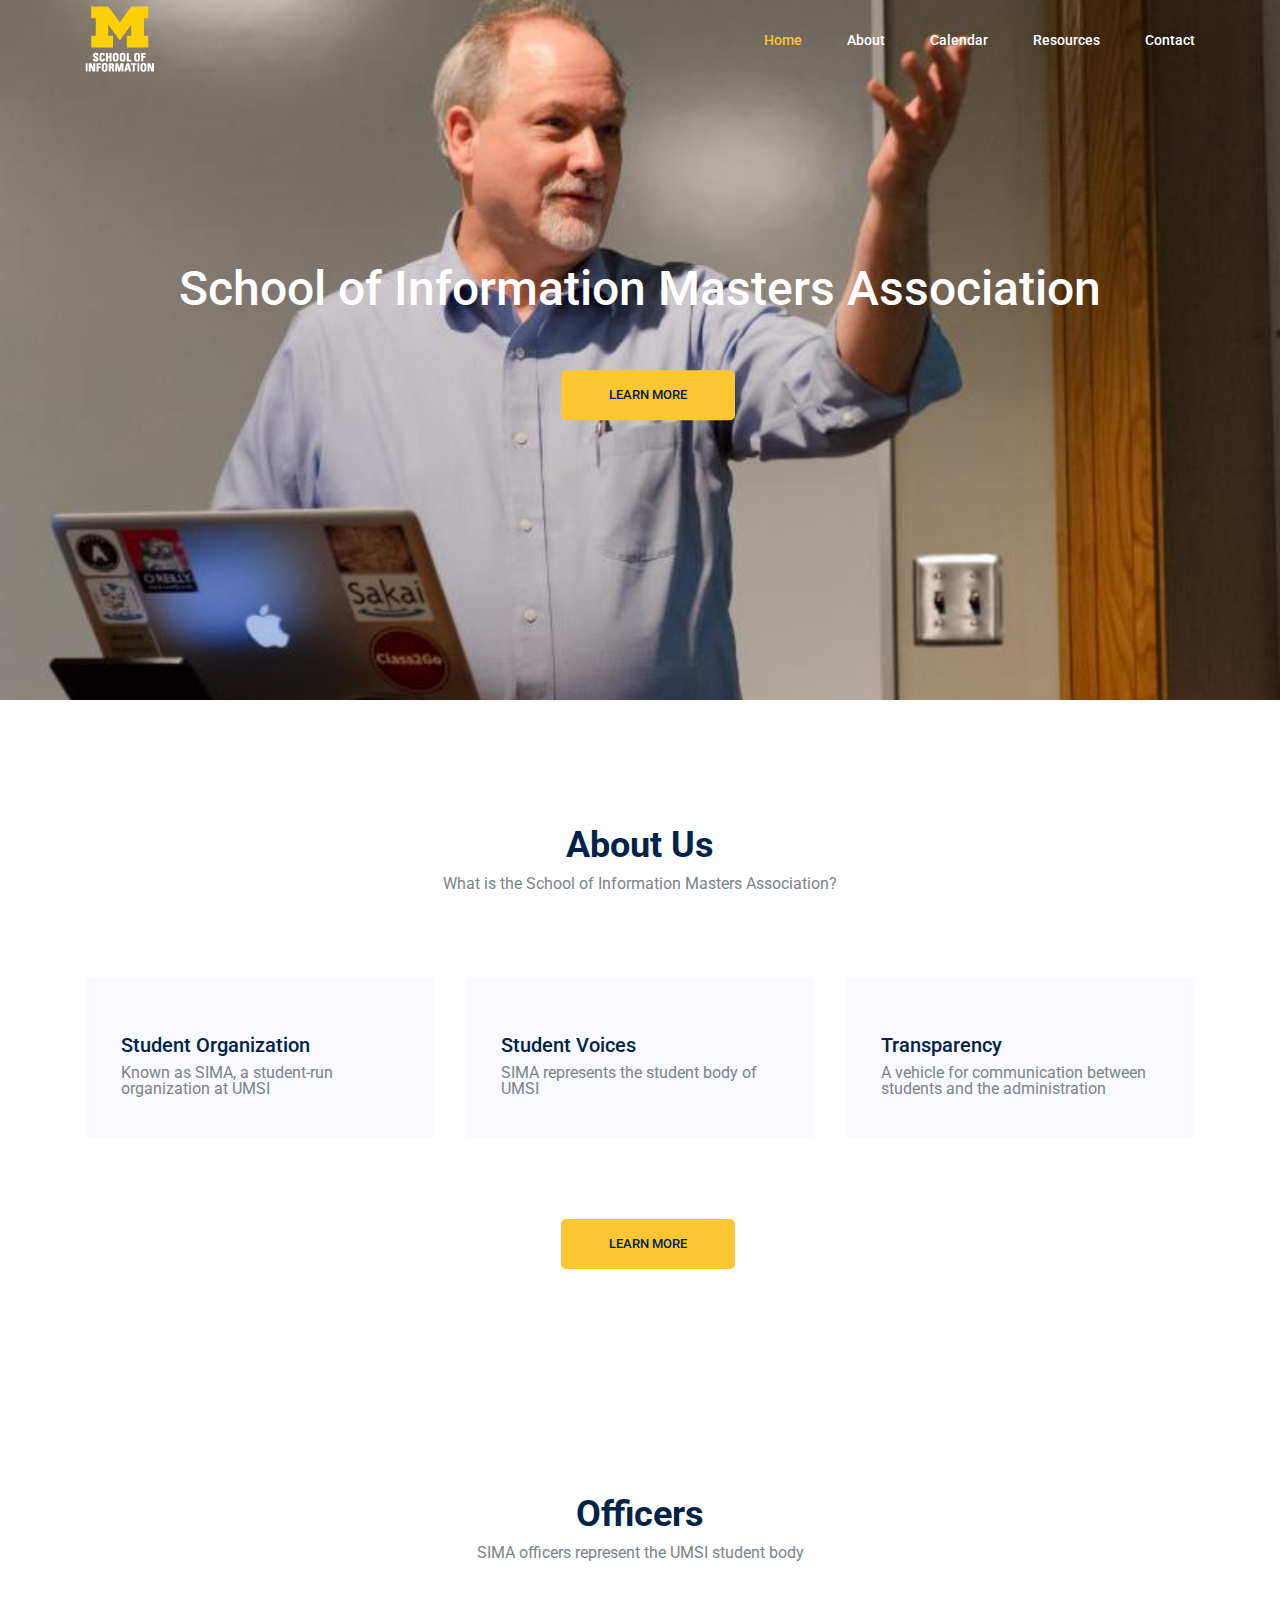
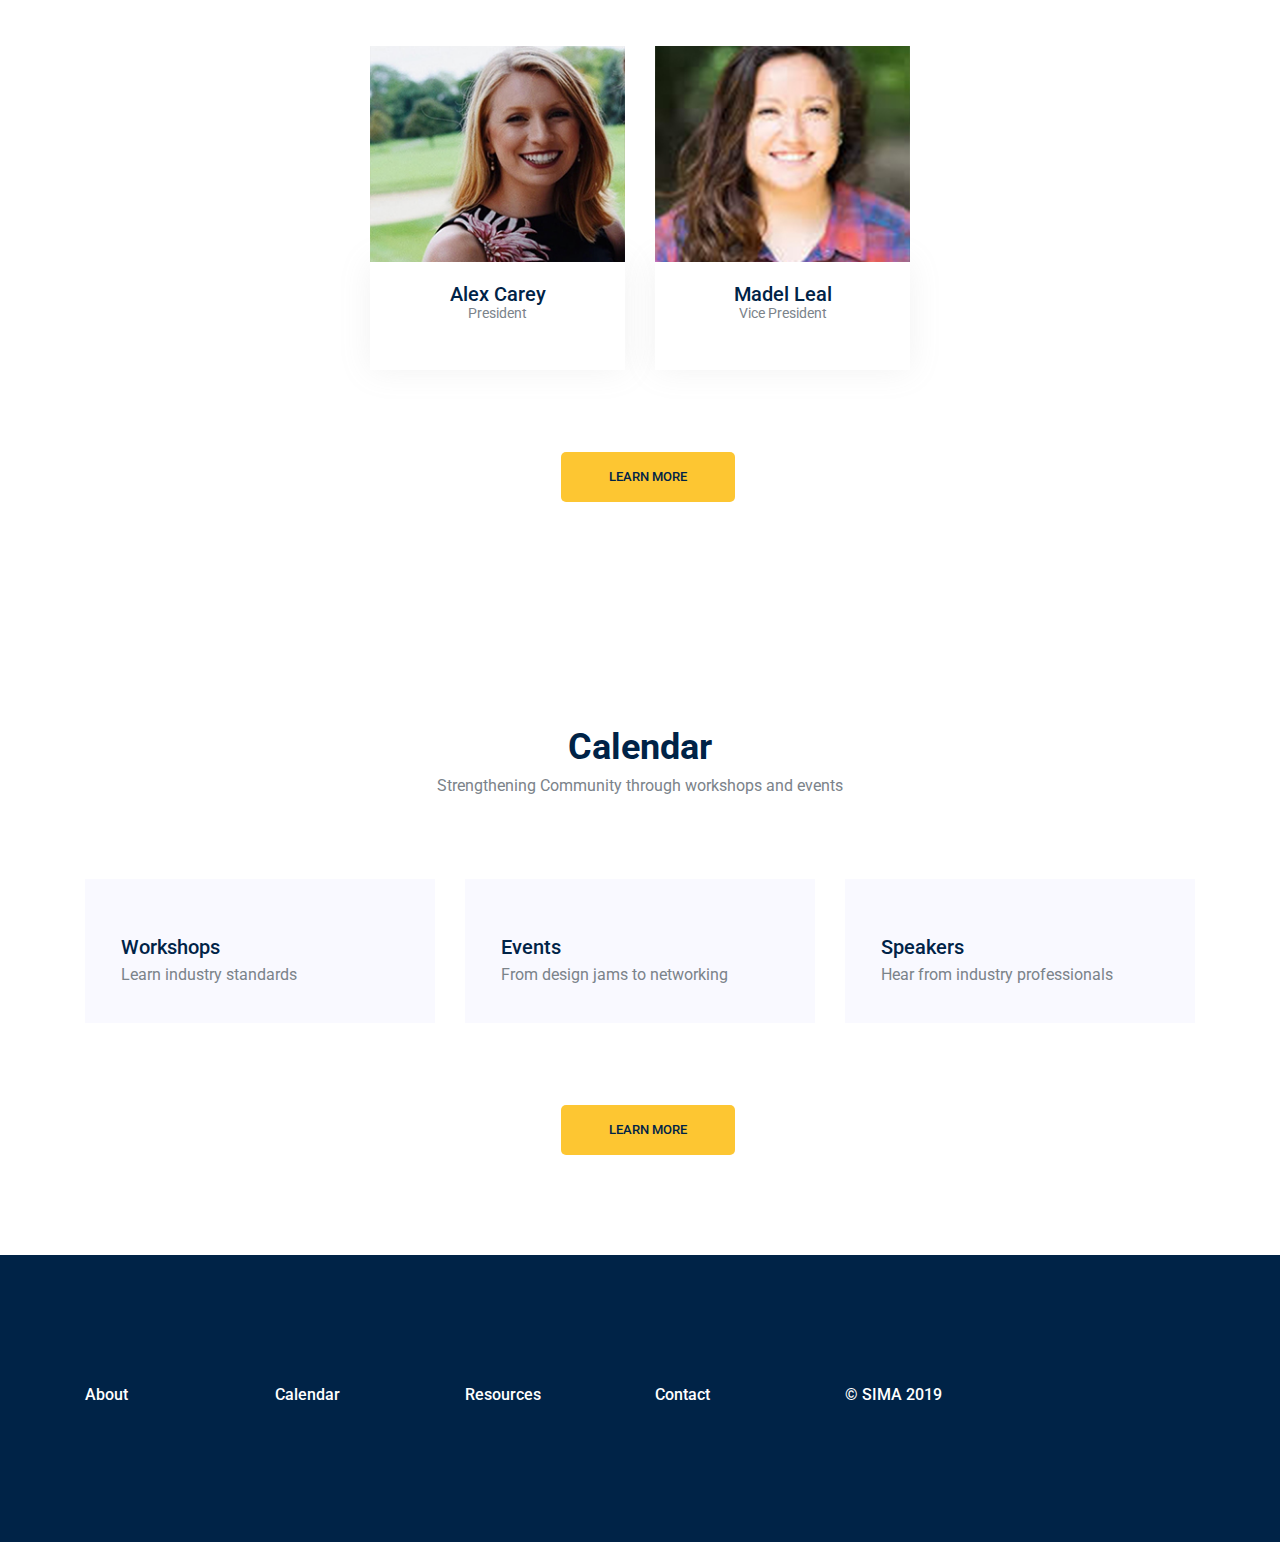
<file: index.html>
<!DOCTYPE html>
<html lang="en">
  <head>
    <!-- Required meta tags -->
    <meta charset="utf-8" />
    <meta
      name="viewport"
      content="width=device-width, initial-scale=1, shrink-to-fit=no"
    />
    <link rel="icon" href="img/m-logo.png" type="image/png" />
    <title>SIMA | School of Information Masters Association</title>

    <link rel="stylesheet" href="css/bootstrap.css" />
    <link rel="stylesheet" href="css/style.css" />
    <link rel="stylesheet" href="css/html5reset.css" />

  </head>

  <body>
    <!--================ Start Header Menu Area =================-->
    <header class="header_area">
      <div class="main_menu">
        <nav class="navbar navbar-expand-lg navbar-light">
          <div class="container">
            <a class="navbar-brand logo_h" href="index.html"
              ><img src="img/m-logo.png" alt=""
            /></a>
            <div
              class="collapse navbar-collapse offset"
              id="navbarSupportedContent"
            >
              <ul class="nav navbar-nav menu_nav ml-auto">
                <li class="nav-item active">
                  <a class="nav-link" href="index.html">Home</a>
                </li>
                <li class="nav-item">
                  <a class="nav-link" href="about.html">About</a>
                </li>
                <li class="nav-item">
                  <a class="nav-link" href="calendar.html">Calendar</a>
                </li>
                <li class="nav-item">
                  <a class="nav-link" href="resources.html">Resources</a>
                </li>
                <li class="nav-item">
                  <a class="nav-link" href="contact.html">Contact</a>
                </li>
              </ul>
            </div>
          </div>
        </nav>
      </div>
    </header>
    <!--================ End Header Menu Area =================-->

    <!--================ Start Home Banner Area =================-->
    <section class="home_banner_area">
      <div class="banner_inner">
        <div class="container">
          <div class="row">
            <div class="col-lg-12">
              <div class="banner_content text-center">
                <h2>School of Information Masters Association</h2>
                <div>
                  <a href="#" class="primary-btn ml-sm-3 ml-0">Learn More</a>
                </div>
              </div>
            </div>
          </div>
        </div>
      </div>
    </section>
    <!--================ End Home Banner Area =================-->

    <!--================ Start About Area =================-->
    <section class="feature_area section_gap_top">
      <div class="container">
        <div class="row justify-content-center">
          <div class="col-lg-5">
            <div class="main_title">
              <h2 class="mb-3">About Us</h2>
              <p>
                What is the School of Information Masters Association?
              </p>
            </div>
          </div>
        </div>
        <div class="row">
          <div class="col-lg-4 col-md-6">
            <div class="single_feature">
              <div class="desc">
                <h4 class="mt-3 mb-2">Student Organization</h4>
                <p>
                  Known as SIMA, a student-run organization at UMSI
                </p>
              </div>
            </div>
          </div>

          <div class="col-lg-4 col-md-6">
            <div class="single_feature">
              <div class="desc">
                <h4 class="mt-3 mb-2">Student Voices</h4>
                <p>
                  SIMA represents the student body of UMSI
                </p>
              </div>
            </div>
          </div>

          <div class="col-lg-4 col-md-6">
            <div class="single_feature">
              <div class="desc">
                <h4 class="mt-3 mb-2">Transparency</h4>
                <p>
                  A vehicle for communication between students and the administration
                </p>
              </div>
            </div>
          </div>
        </div>
        <div class="banner_content text-center">
        <div>
          <a href="#" class="primary-btn ml-sm-3 ml-0">Learn More</a>
        </div>
        </div>
      </div>
    </section>
    <!--================ End About Area =================-->

    <!--================ Start Officers Area =================-->
    <section class="officer_area section_gap_top">
      <div class="container">
        <div class="row justify-content-center">
          <div class="col-lg-5">
            <div class="main_title">
              <h2 class="mb-3">Officers</h2>
              <p>
                SIMA officers represent the UMSI student body
              </p>
            </div>
          </div>
        </div>
        <div class="row justify-content-center d-flex align-items-center">
          <div class="col-lg-3 col-md-6 col-sm-12 single-officer">
            <div class="thumb d-flex justify-content-sm-center">
              <img class="img-fluid" src="img/officer/pres.jpg" alt="" />
            </div>
            <div class="meta-text text-sm-center">
              <h4>Alex Carey</h4>
              <p class="designation">President</p>
            </div>
          </div>

          <div class="col-lg-3 col-md-6 col-sm-12 single-officer">
            <div class="thumb d-flex justify-content-sm-center">
              <img class="img-fluid" src="img/officer/vp.jpg" alt="" />
            </div>
            <div class="meta-text text-sm-center">
              <h4>Madel Leal</h4>
              <p class="designation">Vice President</p>
            </div>
          </div>
          </div>
        </div>
        <div class="banner_content text-center">
        <div>
          <a href="#" class="primary-btn ml-sm-3 ml-0">Learn More</a>
        </div>
      </div>
    </section>
    <!--================ End Officers Area =================-->

    <!--================ Start Calendar Area =================-->
    <section class="feature_area section_gap_top">
      <div class="container">
        <div class="row justify-content-center">
          <div class="col-lg-5">
            <div class="main_title">
              <h2 class="mb-3">Calendar</h2>
              <p>
                Strengthening Community through workshops and events
              </p>
            </div>
          </div>
        </div>
        <div class="row">
          <div class="col-lg-4 col-md-6">
            <div class="single_feature">
              <div class="desc">
                <h4 class="mt-3 mb-2">Workshops</h4>
                <p>
                  Learn industry standards
                </p>
              </div>
            </div>
          </div>

          <div class="col-lg-4 col-md-6">
            <div class="single_feature">
              <div class="desc">
                <h4 class="mt-3 mb-2">Events</h4>
                <p>
                  From design jams to networking
                </p>
              </div>
            </div>
          </div>

          <div class="col-lg-4 col-md-6">
            <div class="single_feature">
              <div class="desc">
                <h4 class="mt-3 mb-2">Speakers</h4>
                <p>
                  Hear from industry professionals
                </p>
              </div>
            </div>
          </div>
        </div>
        <div class="banner_content text-center">
        <div>
          <a href="#" class="primary-btn ml-sm-3 ml-0">Learn More</a>
        </div>
        </div>
      </div>
    </section>
    <!--================ End Calendar Area =================-->

    <!--================ Start footer Area  =================-->
     <footer class="footer-area section_gap">
      <div class="container">
        <div class="row">
          <div class="col-lg-2 col-md-6 single-footer-widget">
            <h4>About</h4>
          </div>
          <div class="col-lg-2 col-md-6 single-footer-widget">
            <h4>Calendar</h4>
          </div>
          <div class="col-lg-2 col-md-6 single-footer-widget">
            <h4>Resources</h4>
          </div>
          <div class="col-lg-2 col-md-6 single-footer-widget">
            <h4>Contact</h4>
          </div>
          <div class="col-lg-4 col-md-6 single-footer-widget">
            <h4>&copy; SIMA 2019</h4>
          </div>
        </div>
      </div>
    </footer>
    <!--================ End footer Area  =================-->

    <!-- JS -->
    <script src="js/jquery-3.2.1.min.js"></script>
    <script src="js/bootstrap.min.js"></script>
    <script src="js/theme.js"></script>
  </body>
</html>
</file>
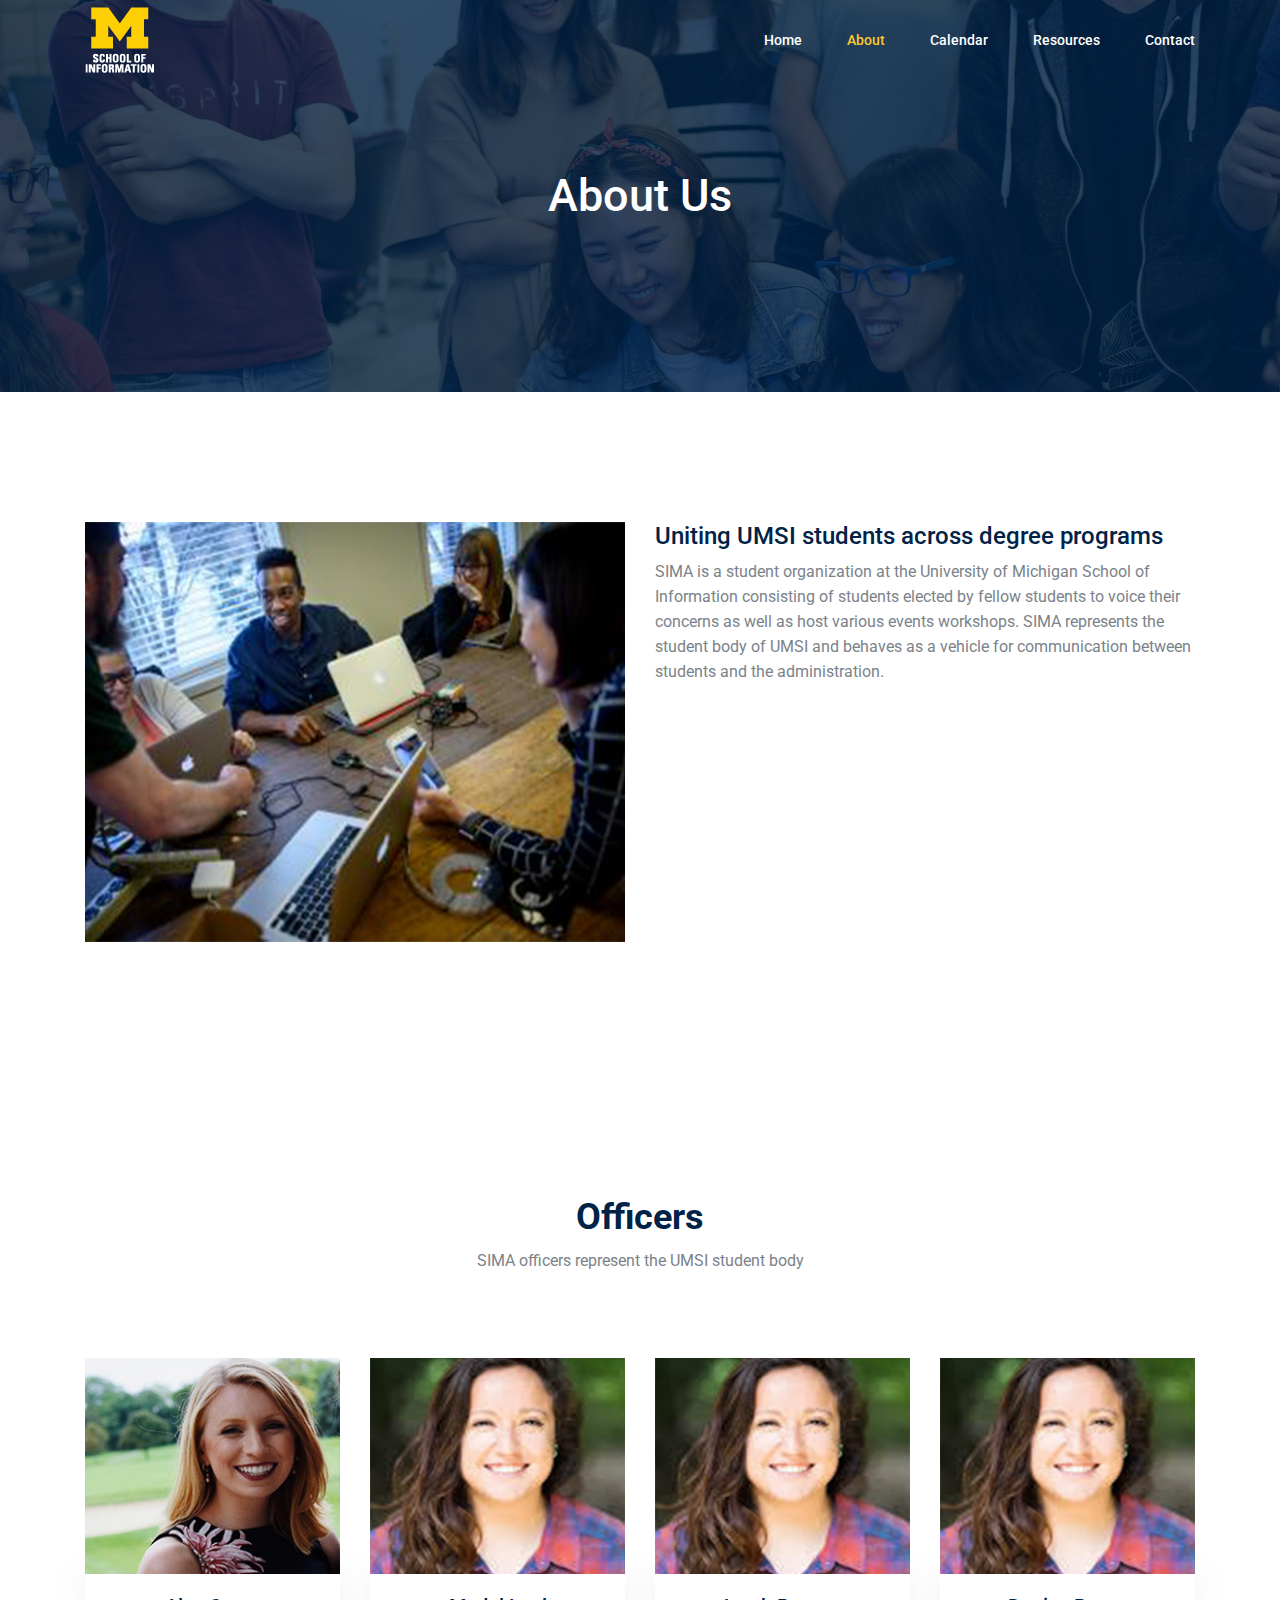
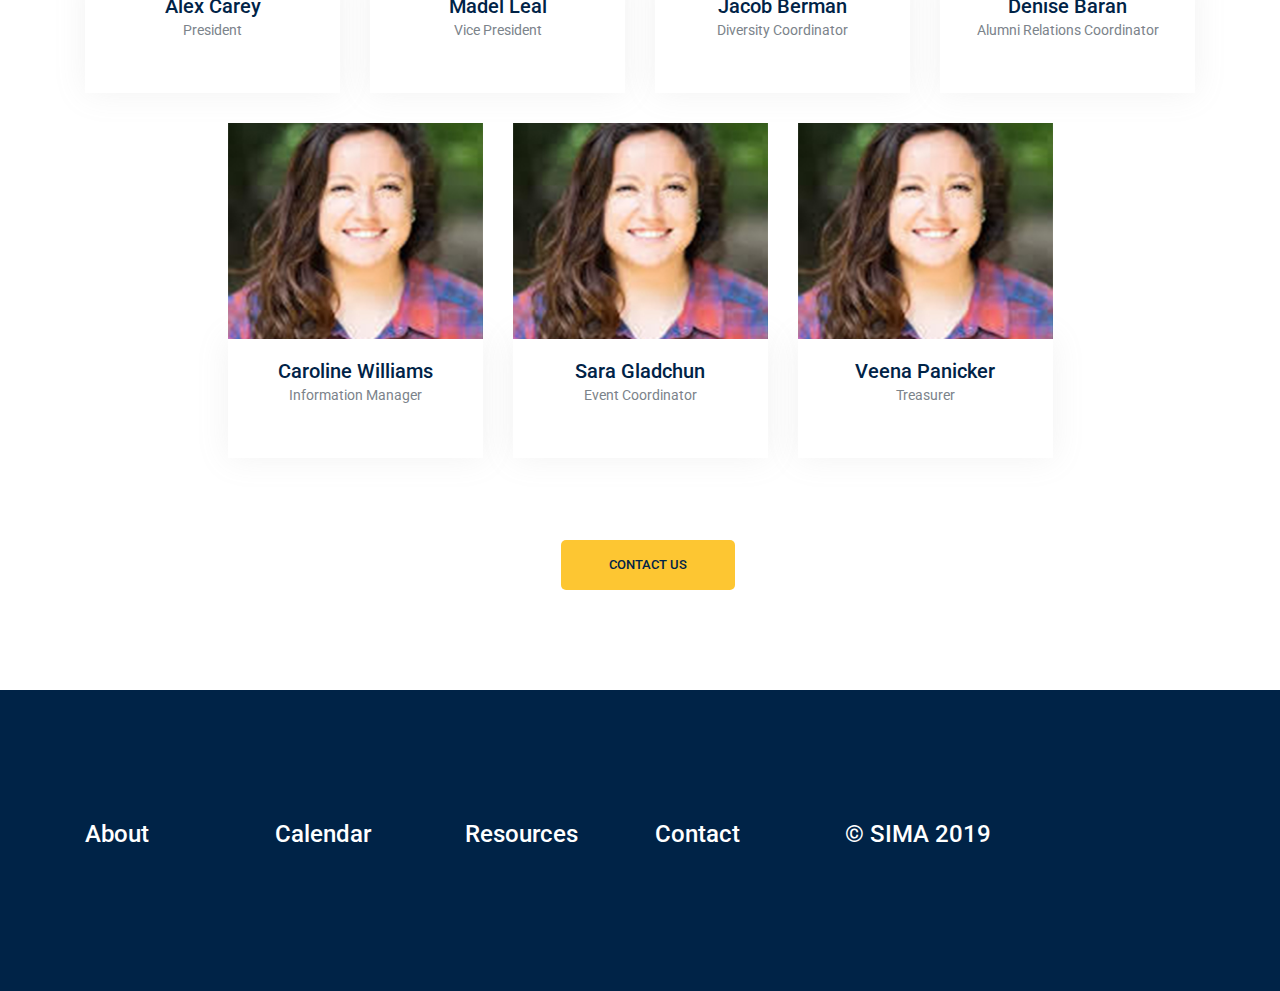
<file: about.html>
<!DOCTYPE html>
<html lang="en">
  <head>
    <!-- Required meta tags -->
    <meta charset="utf-8" />
    <meta
      name="viewport"
      content="width=device-width, initial-scale=1, shrink-to-fit=no"
    />
    <link rel="icon" href="img/m-logo.png" type="image/png" />
    <title>SIMA | School of Information Masters Association</title>
    
    <link rel="stylesheet" href="css/html5reset.css" />
    <link rel="stylesheet" href="css/bootstrap.css" />
    <link rel="stylesheet" href="css/style.css" />
  </head>

  <body>
    <!--================ Start Header Menu Area =================-->
    <header class="header_area">
      <div class="main_menu">
        <nav class="navbar navbar-expand-lg navbar-light">
          <div class="container">
            <a class="navbar-brand logo_h" href="index.html"
              ><img src="img/m-logo.png" alt=""
            /></a>
            <div
              class="collapse navbar-collapse offset"
              id="navbarSupportedContent"
            >
              <ul class="nav navbar-nav menu_nav ml-auto">
                <li class="nav-item">
                  <a class="nav-link" href="index.html">Home</a>
                </li>
                <li class="nav-item active">
                  <a class="nav-link" href="about.html">About</a>
                </li>
                <li class="nav-item">
                  <a class="nav-link" href="calendar.html">Calendar</a>
                </li>
                <li class="nav-item">
                  <a class="nav-link" href="resources.html">Resources</a>
                </li>
                <li class="nav-item">
                  <a class="nav-link" href="contact.html">Contact</a>
                </li>
              </ul>
            </div>
          </div>
        </nav>
      </div>
    </header>
    <!--================ End Header Menu Area =================-->

    <!--================Home Banner Area =================-->
    <section class="banner_area">
      <div class="banner_inner d-flex align-items-center">
        <div class="overlay"></div>
        <div class="container">
          <div class="row justify-content-center">
            <div class="col-lg-6">
              <div class="banner_content text-center">
                <h2>About Us</h2>
              </div>
            </div>
          </div>
        </div>
      </div>
    </section>
    <!--================End Home Banner Area =================-->

    <!--================ Start About Area =================-->
    <section class="about_area section_gap">
      <div class="container">
        <div class="row h_blog_item">
          <div class="col-lg-6">
            <div class="h_blog_img">
              <img class="img-fluid" src="img/about.jpg" alt="" />
            </div>
          </div>
          <div class="col-lg-6">
            <div class="h_blog_text">
              <div class="h_blog_text_inner left">
                <h4>Uniting UMSI students across degree programs</h4>
                <p>
                  SIMA is a student organization at the University of Michigan School of Information consisting of students elected by fellow students to voice their concerns as well as host various events workshops. SIMA represents the student body of UMSI and behaves as a vehicle for communication between students and the administration.
                </p>
              </div>
            </div>
          </div>
        </div>
      </div>
    </section>
    <!--================ End About Area =================-->

    <!--================ Start officers Area =================-->
    <section class="officer_area section_gap_top">
      <div class="container">
        <div class="row justify-content-center">
          <div class="col-lg-5">
            <div class="main_title">
              <h2 class="mb-3">Officers</h2>
              <p>
                SIMA officers represent the UMSI student body
              </p>
            </div>
          </div>
        </div>
        <div class="row justify-content-center d-flex align-items-center">
          <div class="col-lg-3 col-md-6 col-sm-12 single-officer">
            <div class="thumb d-flex justify-content-sm-center">
              <img class="img-fluid" src="img/officer/pres.jpg" alt="" />
            </div>
            <div class="meta-text text-sm-center">
              <h4>Alex Carey</h4>
              <p class="designation">President</p>
            </div>
          </div>

          <div class="col-lg-3 col-md-6 col-sm-12 single-officer">
            <div class="thumb d-flex justify-content-sm-center">
              <img class="img-fluid" src="img/officer/vp.jpg" alt="" />
            </div>
            <div class="meta-text text-sm-center">
              <h4>Madel Leal</h4>
              <p class="designation">Vice President</p>
            </div>
          </div>

          <div class="col-lg-3 col-md-6 col-sm-12 single-officer">
            <div class="thumb d-flex justify-content-sm-center">
              <img class="img-fluid" src="img/officer/vp.jpg" alt="" />
            </div>
            <div class="meta-text text-sm-center">
              <h4>Jacob Berman</h4>
              <p class="designation">Diversity Coordinator</p>
            </div>
          </div>

          <div class="col-lg-3 col-md-6 col-sm-12 single-officer">
            <div class="thumb d-flex justify-content-sm-center">
              <img class="img-fluid" src="img/officer/vp.jpg" alt="" />
            </div>
            <div class="meta-text text-sm-center">
              <h4>Denise Baran</h4>
              <p class="designation">Alumni Relations Coordinator</p>
            </div>
          </div>

          <div class="col-lg-3 col-md-6 col-sm-12 single-officer">
            <div class="thumb d-flex justify-content-sm-center">
              <img class="img-fluid" src="img/officer/vp.jpg" alt="" />
            </div>
            <div class="meta-text text-sm-center">
              <h4>Caroline Williams</h4>
              <p class="designation">Information Manager</p>
            </div>
          </div>

          <div class="col-lg-3 col-md-6 col-sm-12 single-officer">
            <div class="thumb d-flex justify-content-sm-center">
              <img class="img-fluid" src="img/officer/vp.jpg" alt="" />
            </div>
            <div class="meta-text text-sm-center">
              <h4>Sara Gladchun</h4>
              <p class="designation">Event Coordinator</p>
            </div>
          </div>

          <div class="col-lg-3 col-md-6 col-sm-12 single-officer">
            <div class="thumb d-flex justify-content-sm-center">
              <img class="img-fluid" src="img/officer/vp.jpg" alt="" />
            </div>
            <div class="meta-text text-sm-center">
              <h4>Veena Panicker</h4>
              <p class="designation">Treasurer</p>
            </div>
          </div>


          </div>
        </div>
        <div class="banner_content text-center">
        <div>
          <a href="#" class="primary-btn ml-sm-3 ml-0">Contact Us</a>
        </div>
        </div>
    </section>
    <!--================ End officers Area =================-->

    <!--================ Start footer Area  =================-->
    <footer class="footer-area section_gap">
      <div class="container">
        <div class="row">
          <div class="col-lg-2 col-md-6 single-footer-widget">
            <h4>About</h4>
          </div>
          <div class="col-lg-2 col-md-6 single-footer-widget">
            <h4>Calendar</h4>
          </div>
          <div class="col-lg-2 col-md-6 single-footer-widget">
            <h4>Resources</h4>
          </div>
          <div class="col-lg-2 col-md-6 single-footer-widget">
            <h4>Contact</h4>
          </div>
          <div class="col-lg-4 col-md-6 single-footer-widget">
            <h4>&copy; SIMA 2019</h4>
          </div>
        </div>
      </div>
    </footer>
    <!--================ End footer Area  =================-->

    <!-- JS -->
    <script src="js/jquery-3.2.1.min.js"></script>
    <script src="js/bootstrap.min.js"></script>
    <script src="js/theme.js"></script>
  </body>
</html>
</file>
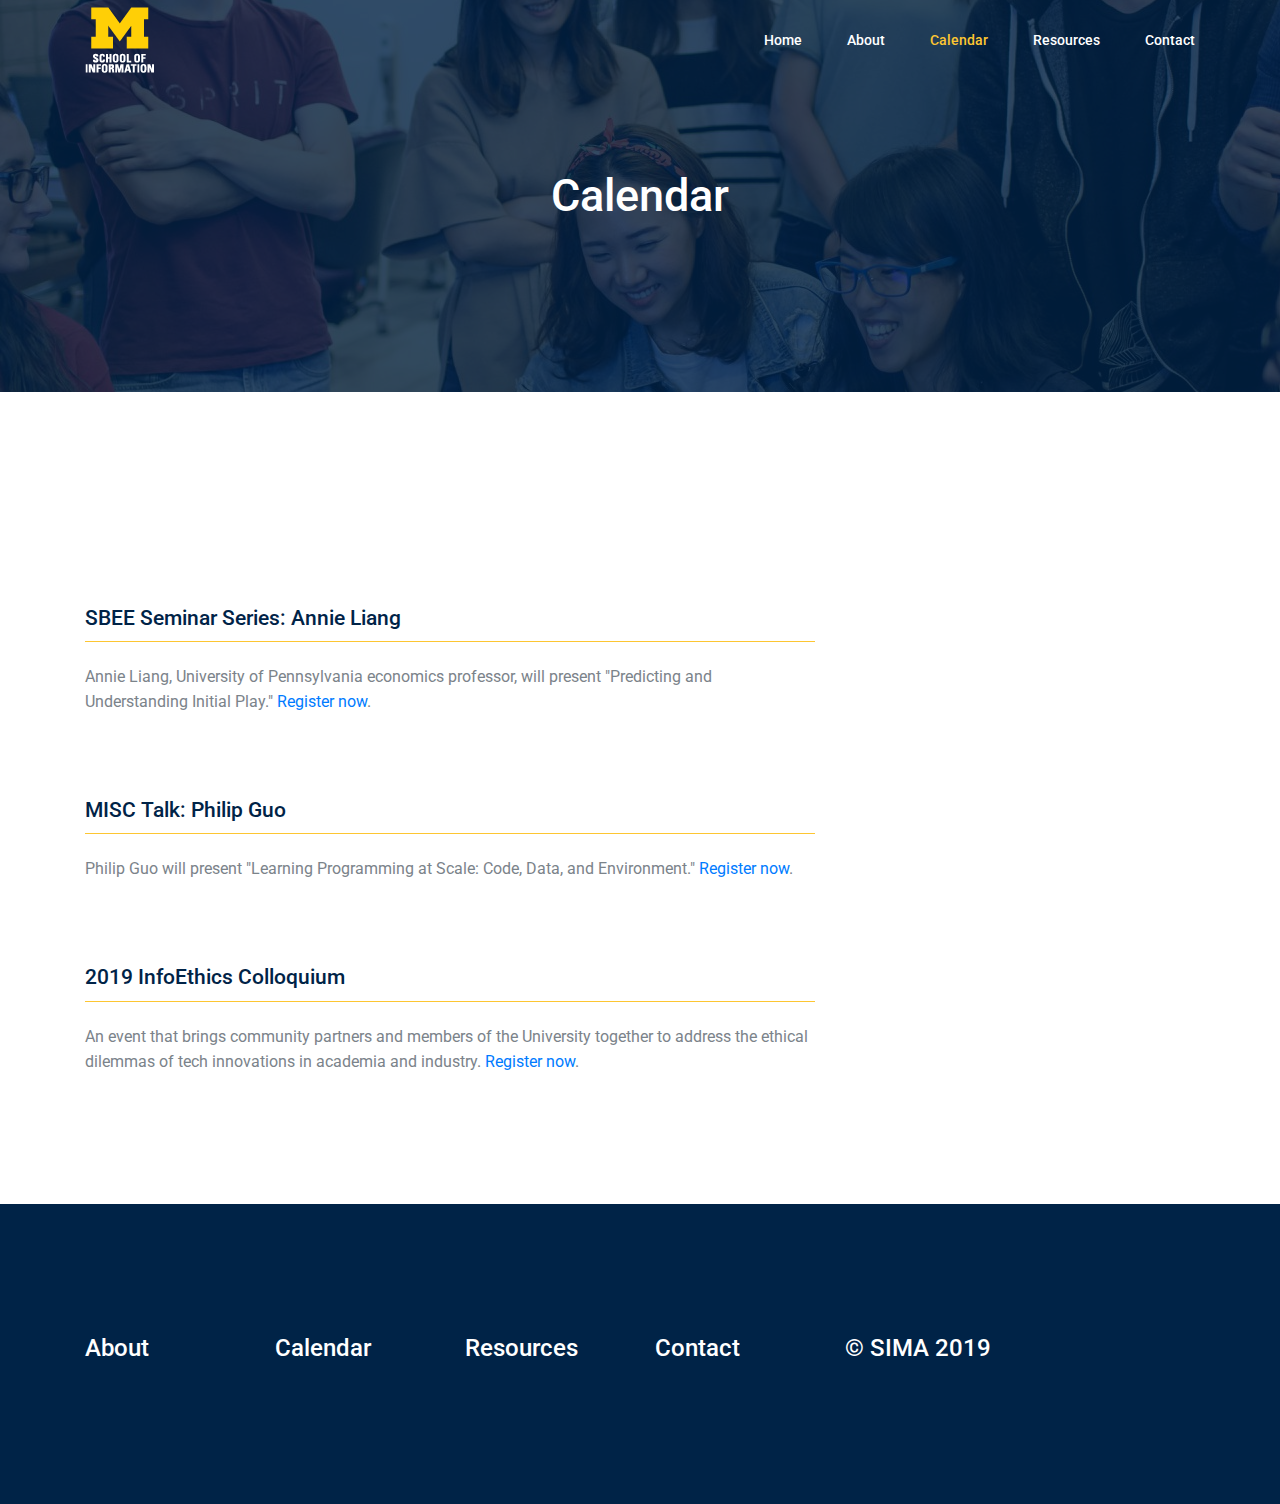
<file: calendar.html>
<!DOCTYPE html>
<html lang="en">
  <head>
    <!-- Required meta tags -->
    <meta charset="utf-8" />
    <meta
      name="viewport"
      content="width=device-width, initial-scale=1, shrink-to-fit=no"
    />
    <link rel="icon" href="img/m-logo.png" type="image/png" />
    <title>SIMA | School of Information Masters Association</title>
    
    <link rel="stylesheet" href="css/html5reset.css" />
    <link rel="stylesheet" href="css/bootstrap.css" />
    <link rel="stylesheet" href="css/style.css" />
  </head>

  <body>
    <!--================ Start Header Menu Area =================-->
    <header class="header_area">
      <div class="main_menu">
        <nav class="navbar navbar-expand-lg navbar-light">
          <div class="container">
            <a class="navbar-brand logo_h" href="index.html"
              ><img src="img/m-logo.png" alt=""
            /></a>
            <div
              class="collapse navbar-collapse offset"
              id="navbarSupportedContent"
            >
              <ul class="nav navbar-nav menu_nav ml-auto">
                <li class="nav-item">
                  <a class="nav-link" href="index.html">Home</a>
                </li>
                <li class="nav-item">
                  <a class="nav-link" href="about.html">About</a>
                </li>
                <li class="nav-item active">
                  <a class="nav-link" href="calendar.html">Calendar</a>
                </li>
                <li class="nav-item">
                  <a class="nav-link" href="resources.html">Resources</a>
                </li>
                <li class="nav-item">
                  <a class="nav-link" href="contact.html">Contact</a>
                </li>
              </ul>
            </div>
          </div>
        </nav>
      </div>
    </header>
    <!--================ End Header Menu Area =================-->

    <!--================Home Banner Area =================-->
    <section class="banner_area">
      <div class="banner_inner d-flex align-items-center">
        <div class="overlay"></div>
        <div class="container">
          <div class="row justify-content-center">
            <div class="col-lg-6">
              <div class="banner_content text-center">
                <h2>Calendar</h2>
              </div>
            </div>
          </div>
        </div>
      </div>
    </section>
    <!--================End Home Banner Area =================-->

    <!--================ Start Course Details Area =================-->
    <section class="course_details_area section_gap">
        <div class="container">
            <div class="row">
                <div class="col-lg-8 course_details_left">
                    <div class="content_wrapper">
                        <h4 class="title">SBEE Seminar Series: Annie Liang</h4>
                        <div class="content">
                            Annie Liang, University of Pennsylvania economics professor, will present "Predicting and Understanding Initial Play." <a href="#">Register now</a>.
                        </div>
                    </div>
                </div>

                        <div class="col-lg-8 course_details_left">
                            <div class="content_wrapper">
                                <h4 class="title">MISC Talk: Philip Guo</h4>
                                <div class="content">
                                    Philip Guo will present "Learning Programming at Scale: Code, Data, and Environment." <a href="#">Register now</a>.
                                </div>
                            </div>
                        </div>

                        <div class="col-lg-8 course_details_left">
                            <div class="content_wrapper">
                                <h4 class="title">2019 InfoEthics Colloquium</h4>
                                <div class="content">
                                    An event that brings community partners and members of the University together to address the ethical dilemmas of tech innovations in academia and industry. <a href="#">Register now</a>.
                                </div>
                            </div>
                        </div>


                                    </div>
                                </div>

    </section>
    <!--================ End Course Details Area =================-->

    <!--================ Start footer Area  =================-->
     <footer class="footer-area section_gap">
      <div class="container">
        <div class="row">
          <div class="col-lg-2 col-md-6 single-footer-widget">
            <h4>About</h4>
          </div>
          <div class="col-lg-2 col-md-6 single-footer-widget">
            <h4>Calendar</h4>
          </div>
          <div class="col-lg-2 col-md-6 single-footer-widget">
            <h4>Resources</h4>
          </div>
          <div class="col-lg-2 col-md-6 single-footer-widget">
            <h4>Contact</h4>
          </div>
          <div class="col-lg-4 col-md-6 single-footer-widget">
            <h4>&copy; SIMA 2019</h4>
          </div>
        </div>
      </div>
    </footer>
          <!--================ End footer Area  =================-->

          <!-- JS -->
          <script src="js/jquery-3.2.1.min.js"></script>
          <script src="js/bootstrap.min.js"></script>
          <script src="js/theme.js"></script>
        </body>
      </html>
</file>
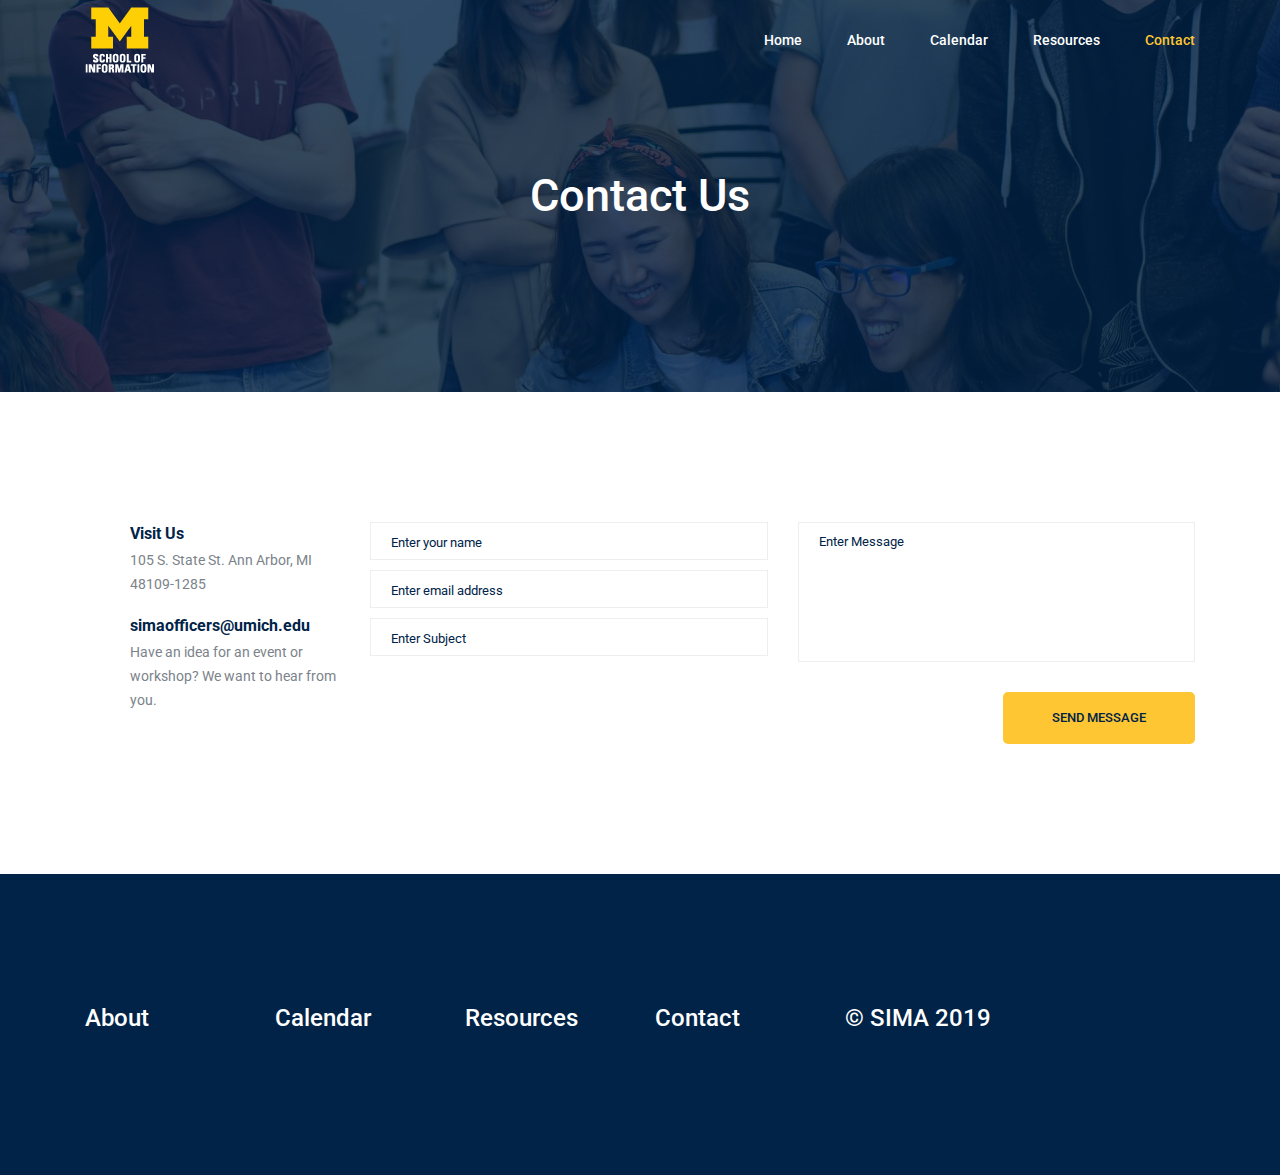
<file: contact.html>
<!DOCTYPE html>
<html lang="en">
  <head>
    <!-- Required meta tags -->
    <meta charset="utf-8" />
    <meta
      name="viewport"
      content="width=device-width, initial-scale=1, shrink-to-fit=no"
    />
    <link rel="icon" href="img/m-logo.png" type="image/png" />
    <title>SIMA | School of Information Masters Association</title>
    
    <link rel="stylesheet" href="css/html5reset.css" />
    <link rel="stylesheet" href="css/bootstrap.css" />
    <link rel="stylesheet" href="css/style.css" />
  </head>

  <body>
    <!--================ Start Header Menu Area =================-->
    <header class="header_area">
      <div class="main_menu">
        <nav class="navbar navbar-expand-lg navbar-light">
          <div class="container">
            <a class="navbar-brand logo_h" href="index.html"
              ><img src="img/m-logo.png" alt=""
            /></a>
            <div
              class="collapse navbar-collapse offset"
              id="navbarSupportedContent"
            >
              <ul class="nav navbar-nav menu_nav ml-auto">
                <li class="nav-item">
                  <a class="nav-link" href="index.html">Home</a>
                </li>
                <li class="nav-item">
                  <a class="nav-link" href="about.html">About</a>
                </li>
                <li class="nav-item">
                  <a class="nav-link" href="calendar.html">Calendar</a>
                </li>
                <li class="nav-item">
                  <a class="nav-link" href="resources.html">Resources</a>
                </li>
                <li class="nav-item active">
                  <a class="nav-link" href="contact.html">Contact</a>
                </li>
              </ul>
            </div>
          </div>
        </nav>
      </div>
    </header>
    <!--================ End Header Menu Area =================-->



    <!--================Home Banner Area =================-->
    <section class="banner_area">
      <div class="banner_inner d-flex align-items-center">
        <div class="overlay"></div>
        <div class="container">
          <div class="row justify-content-center">
            <div class="col-lg-6">
              <div class="banner_content text-center">
                <h2>Contact Us</h2>
              </div>
            </div>
          </div>
        </div>
      </div>
    </section>
    <!--================End Home Banner Area =================-->

    <!--================Contact Area =================-->
    <section class="contact_area section_gap">
      <div class="container">
        <!-- <div
          id="mapBox"
          class="mapBox"
          data-lat="40.701083"
          data-lon="-74.1522848"
          data-info="105 S. State St. Ann Arbor, MI 48109-1285"
        ></div> -->
        <div class="row">
          <div class="col-lg-3">
            <div class="contact_info">
              <div class="info_item">
                <i class="ti-home"></i>
                <h6>Visit Us</h6>
                <p>105 S. State St. Ann Arbor, MI 48109-1285</p>
              </div>
              <div class="info_item">
                <i class="ti-email"></i>
                <h6><a href="#">simaofficers@umich.edu</a></h6>
                <p>Have an idea for an event or workshop? We want to hear from you.</p>
              </div>
            </div>
          </div>
          <div class="col-lg-9">
            <form
              class="row contact_form"
              action="contact_process.php"
              method="post"
              id="contactForm"
              novalidate="novalidate"
            >
              <div class="col-md-6">
                <div class="form-group">
                  <input
                    type="text"
                    class="form-control"
                    id="name"
                    name="name"
                    placeholder="Enter your name"
                    onfocus="this.placeholder = ''"
                    onblur="this.placeholder = 'Enter your name'"
                    required=""
                  />
                </div>
                <div class="form-group">
                  <input
                    type="email"
                    class="form-control"
                    id="email"
                    name="email"
                    placeholder="Enter email address"
                    onfocus="this.placeholder = ''"
                    onblur="this.placeholder = 'Enter email address'"
                    required=""
                  />
                </div>
                <div class="form-group">
                  <input
                    type="text"
                    class="form-control"
                    id="subject"
                    name="subject"
                    placeholder="Enter Subject"
                    onfocus="this.placeholder = ''"
                    onblur="this.placeholder = 'Enter Subject'"
                    required=""
                  />
                </div>
              </div>
              <div class="col-md-6">
                <div class="form-group">
                  <textarea
                    class="form-control"
                    name="message"
                    id="message"
                    rows="1"
                    placeholder="Enter Message"
                    onfocus="this.placeholder = ''"
                    onblur="this.placeholder = 'Enter Message'"
                    required=""
                  ></textarea>
                </div>
              </div>
              <div class="col-md-12 text-right">
                <button type="submit" value="submit" class="btn primary-btn">
                  Send Message
                </button>
              </div>
            </form>
          </div>
        </div>
      </div>
    </section>
    <!--================Contact Area =================-->

    <!--================ start footer Area  =================-->
    <footer class="footer-area section_gap">
      <div class="container">
        <div class="row">
          <div class="col-lg-2 col-md-6 single-footer-widget">
            <h4>About</h4>
          </div>
          <div class="col-lg-2 col-md-6 single-footer-widget">
            <h4>Calendar</h4>
          </div>
          <div class="col-lg-2 col-md-6 single-footer-widget">
            <h4>Resources</h4>
          </div>
          <div class="col-lg-2 col-md-6 single-footer-widget">
            <h4>Contact</h4>
          </div>
          <div class="col-lg-4 col-md-6 single-footer-widget">
            <h4>&copy; SIMA 2019</h4>
          </div>
        </div>
      </div>
    </footer>
    <!--================ End footer Area  =================-->



    <!-- JS -->
    <script src="js/jquery-3.2.1.min.js"></script>
    <script src="js/bootstrap.min.js"></script>
    <script src="js/theme.js"></script>
  </body>
</html>
</file>
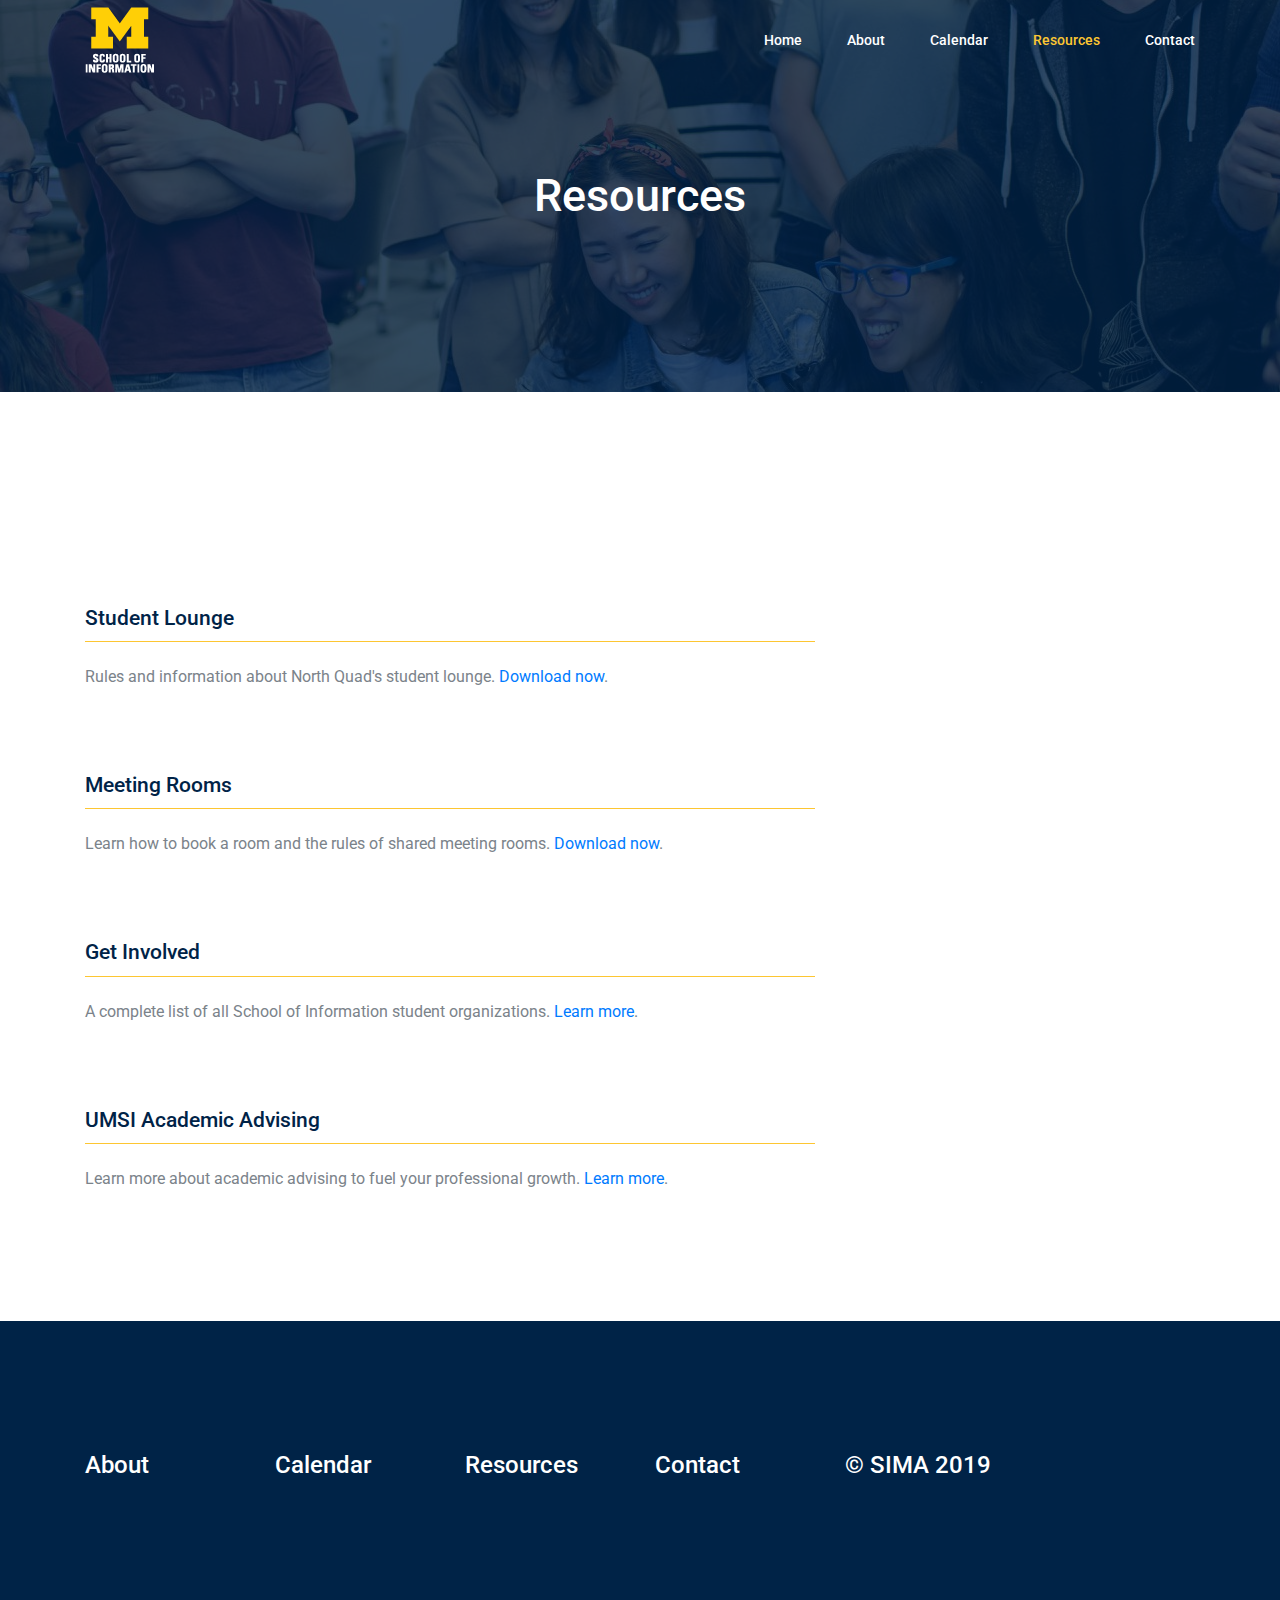
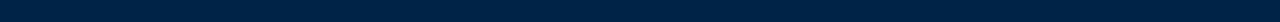
<file: resources.html>
<!DOCTYPE html>
<html lang="en">
  <head>
    <!-- Required meta tags -->
    <meta charset="utf-8" />
    <meta
      name="viewport"
      content="width=device-width, initial-scale=1, shrink-to-fit=no"
    />
    <link rel="icon" href="img/m-logo.png" type="image/png" />
    <title>SIMA | School of Information Masters Association</title>
    
    <link rel="stylesheet" href="css/html5reset.css" />
    <link rel="stylesheet" href="css/bootstrap.css" />
    <link rel="stylesheet" href="css/style.css" />
  </head>

  <body>
    <!--================ Start Header Menu Area =================-->
    <header class="header_area">
      <div class="main_menu">
        <nav class="navbar navbar-expand-lg navbar-light">
          <div class="container">
            <a class="navbar-brand logo_h" href="index.html"
              ><img src="img/m-logo.png" alt=""
            /></a>
            <div
              class="collapse navbar-collapse offset"
              id="navbarSupportedContent"
            >
              <ul class="nav navbar-nav menu_nav ml-auto">
                <li class="nav-item">
                  <a class="nav-link" href="index.html">Home</a>
                </li>
                <li class="nav-item">
                  <a class="nav-link" href="about.html">About</a>
                </li>
                <li class="nav-item">
                  <a class="nav-link" href="calendar.html">Calendar</a>
                </li>
                <li class="nav-item active">
                  <a class="nav-link" href="resources.html">Resources</a>
                </li>
                <li class="nav-item">
                  <a class="nav-link" href="contact.html">Contact</a>
                </li>
              </ul>
            </div>
          </div>
        </nav>
      </div>
    </header>
    <!--================ End Header Menu Area =================-->

    <!--================Home Banner Area =================-->
    <section class="banner_area">
      <div class="banner_inner d-flex align-items-center">
        <div class="overlay"></div>
        <div class="container">
          <div class="row justify-content-center">
            <div class="col-lg-6">
              <div class="banner_content text-center">
                <h2>Resources</h2>
                </div>
              </div>
            </div>
          </div>
        </div>
     
    </section>
    <!--================End Home Banner Area =================-->

    <!--================ Start Course Details Area =================-->
    <section class="course_details_area section_gap">
        <div class="container">
            <div class="row">
                <div class="col-lg-8 course_details_left">
                    <div class="content_wrapper">
                        <h4 class="title">Student Lounge</h4>
                        <div class="content">
                            Rules and information about North Quad's student lounge. <a href="#">Download now</a>.
                        </div>
                    </div>

                    <div class="content_wrapper">
                        <h4 class="title">Meeting Rooms</h4>
                        <div class="content">
                            Learn how to book a room and the rules of shared meeting rooms. <a href="#">Download now</a>.
                        </div>
                    </div>

                    <div class="content_wrapper">
                        <h4 class="title">Get Involved</h4>
                        <div class="content">
                            A complete list of all School of Information student organizations. <a href="#">Learn more</a>.
                        </div>
                    </div>

                    <div class="content_wrapper">
                        <h4 class="title">UMSI Academic Advising</h4>
                        <div class="content">
                            Learn more about academic advising to fuel your professional growth. <a href="#">Learn more</a>.
                        </div>
                    </div>
                </div>
            </div>
        </div>
    </section>
    <!--================ End Course Details Area =================-->

    <!--================ Start footer Area  =================-->
      <footer class="footer-area section_gap">
      <div class="container">
        <div class="row">
          <div class="col-lg-2 col-md-6 single-footer-widget">
            <h4>About</h4>
          </div>
          <div class="col-lg-2 col-md-6 single-footer-widget">
            <h4>Calendar</h4>
          </div>
          <div class="col-lg-2 col-md-6 single-footer-widget">
            <h4>Resources</h4>
          </div>
          <div class="col-lg-2 col-md-6 single-footer-widget">
            <h4>Contact</h4>
          </div>
          <div class="col-lg-4 col-md-6 single-footer-widget">
            <h4>&copy; SIMA 2019</h4>
          </div>
        </div>
      </div>
   
    </footer>
          <!--================ End footer Area  =================-->

          <!-- JS -->
          <script src="js/jquery-3.2.1.min.js"></script>
          <script src="js/bootstrap.min.js"></script>
          <script src="js/theme.js"></script>
        </body>
      </html>
</file>
<file: css/style.css>
/* Generic Styles
============================================================================================ */
@import url("https://fonts.googleapis.com/css?family=Roboto:400,400i,500");

body {
  line-height: 25px;
  font-size: 16px;
  font-family: "Roboto", sans-serif;
  font-weight: 400;
  color: #7b838a; }

h1,
h2,
h3,
h4,
h5,
h6 {
  font-family: "Roboto", sans-serif;
  font-weight: 500;
  /* color: #002347; } */
  color: #002347;
}

.list {
  list-style: none;
  margin: 0px;
  padding: 0px; }

a {
  text-decoration: none;
  transition: all 0.3s ease-in-out; }
  a:hover, a:focus {
    text-decoration: none;
    outline: none; }

.row.m0 {
  margin: 0px; }

button:focus {
  outline: none;
  box-shadow: none; }


.section_gap {
  padding: 130px 0; }
  @media (max-width: 991px) {
    .section_gap {
      padding: 70px 0; } }

.section_gap_top {
  padding-top: 130px; }
  @media (max-width: 991px) {
    .section_gap_top {
      padding-top: 70px; } }

.section_gap_bottom {
  padding-bottom: 130px; }
  @media (max-width: 991px) {
    .section_gap_bottom {
      padding-bottom: 70px; } }


/* End Generic Styles
============================================================================================ */

/* Main Title Area
============================================================================================ */
.main_title {
  text-align: center;
  margin-bottom: 85px; }
  @media (max-width: 991px) {
    .main_title {
      margin-bottom: 40px; } }
  .main_title h2 {
    font-size: 36px;
    line-height: 30px;
    font-weight: bold;
    margin-bottom: 15px; }
    @media (max-width: 575px) {
      .main_title h2 {
        font-size: 30px;
        margin-bottom: 10px; } }
  .main_title p {
    font-size: 16px;
    margin-bottom: 0px;
    /* font-style: italic; } */
  }

/* End Main Title Area
============================================================================================ */

/* Start Overlay
============================================================================================ */
.overlay {
  position: relative; }

.overlay:after {
  position: absolute;
  left: 0;
  top: 0;
  height: 100%;
  width: 100%;
  content: "";
  z-index: -1; }

/* End Overlay
============================================================================================ */

.header_area {
  position: absolute;
  width: 100%;
  z-index: 99;
  transition: background 0.4s, all 0.3s linear; }
  .header_area .navbar {
    background: transparent;
    padding: 0px;
    border: 0px;
    border-radius: 0px; }
    .header_area .navbar .nav .nav-item {
      margin-right: 45px; }
      .header_area .navbar .nav .nav-item .nav-link {
        font: 500 14px/80px "Roboto", sans-serif;
        text-transform: capitalize;
        color: #ffffff;
        padding: 0px;
        display: inline-block; }
        @media (max-width: 991px) {
          .header_area .navbar .nav .nav-item .nav-link {
            color: #ffffff; } }
        .header_area .navbar .nav .nav-item .nav-link:after {
          display: none; }
      .header_area .navbar .nav .nav-item:hover .nav-link, .header_area .navbar .nav .nav-item.active .nav-link {
        color: #fdc632; }
      .header_area .navbar .nav .nav-item.submenu {
        position: relative; }
        .header_area .navbar .nav .nav-item.submenu ul {
          border: none;
          padding: 0px;
          border-radius: 0px;
          box-shadow: none;
          margin: 0px;
          background: #fff; }
          @media (min-width: 992px) {
            .header_area .navbar .nav .nav-item.submenu ul {
              position: absolute;
              top: 120%;
              left: 0px;
              min-width: 200px;
              text-align: left;
              opacity: 0;
              transition: all 300ms ease-in;
              visibility: hidden;
              display: block;
              border: none;
              padding: 0px;
              border-radius: 0px; } }
          .header_area .navbar .nav .nav-item.submenu ul:before {
            content: "";
            width: 0;
            height: 0;
            border-style: solid;
            border-width: 10px 10px 0 10px;
            border-color: #eeeeee transparent transparent transparent;
            position: absolute;
            right: 24px;
            top: 45px;
            z-index: 3;
            opacity: 0;
            transition: all 400ms linear; }
          .header_area .navbar .nav .nav-item.submenu ul .nav-item {
            display: block;
            float: none;
            margin-right: 0px;
            border-bottom: 1px solid #ededed;
            margin-left: 0px;
            transition: all 0.4s linear; }
            .header_area .navbar .nav .nav-item.submenu ul .nav-item .nav-link {
              line-height: 45px;
              color: #002347;
              padding: 0px 30px;
              transition: all 150ms linear;
              display: block;
              margin-right: 0px; }
            .header_area .navbar .nav .nav-item.submenu ul .nav-item:last-child {
              border-bottom: none; }
            .header_area .navbar .nav .nav-item.submenu ul .nav-item:hover .nav-link {
              background: #fdc632;
              color: #fff; }
        @media (min-width: 992px) {
          .header_area .navbar .nav .nav-item.submenu:hover ul {
            visibility: visible;
            opacity: 1;
            top: 100%; } }
        .header_area .navbar .nav .nav-item.submenu:hover ul .nav-item {
          margin-top: 0px; }
      .header_area .navbar .nav .nav-item:last-child {
        margin-right: 0px; }
    .header_area .navbar .search {
      font-size: 12px;
      line-height: 60px;
      display: inline-block;
      color: #002347; }
      .header_area .navbar .search i {
        font-weight: 600; }
  .header_area. .navbar .nav .nav-item.active .nav-link, .navbar .nav .nav-item:hover .nav-link {
    color: #fdc632; }
  .navbar .nav .nav-item .nav-link {
    color: #ffffff; }
  .header_area.navbar_fixed .main_menu {
    position: fixed;
    width: 100%;
    top: -70px;
    left: 0;
    right: 0;
    background: #3d4e60;
    -webkit-transform: translateY(70px);
    -moz-transform: translateY(70px);
    -ms-transform: translateY(70px);
    -o-transform: translateY(70px);
    transform: translateY(70px);
    -webkit-transition: all 0.3s ease 0s;
    -moz-transition: all 0.3s ease 0s;
    -o-transition: all 0.3s ease 0s;
    transition: all 0.3s ease 0s;
    box-shadow: 0px 3px 16px 0px rgba(0, 0, 0, 0.1);
   }
    .header_area.navbar_fixed .main_menu .navbar .nav .nav-item .nav-link {
      line-height: 70px;
    }
    .header_area.navbar_fixed .main_menu .navbar .nav .nav-item.submenu ul .nav-item .nav-link {
      color: #002347;
     }



/* Home Banner Area
============================================================================================ */
.home_banner_area {
  z-index: 1;
  min-height: 700px;
  position: relative;
  background: url(../img/banner/teach.jpg) rgba(0, 0, 0, 0.4) no-repeat center;
  /* background: rgba(0, 0, 0, 0.4); */
  background-size: cover;
}

.home_banner_area h2 {
padding-top: 2.5em;
  color: #fff;
}

  .home_banner_area .banner_inner {
    position: absolute;
    top: 40%;
    -webkit-transform: translateY(-50%);
    -moz-transform: translateY(-50%);
    -ms-transform: translateY(-50%);
    -o-transform: translateY(-50%);
    transform: translateY(-50%);
    z-index: 10;
    width: 100%;
  }

    @media (max-width: 991px) {
      .home_banner_area .banner_inner {
        top: 50%; } }
    .home_banner_area .banner_inner .banner_content h2 {
      font-size: 48px;
      font-weight: 500; }
    .home_banner_area .banner_inner .banner_content p {
      font-size: 20px;
      color: #002347;
      font-weight: 500; }

.banner_area {
  position: relative;
  background: url(../img/banner/students.jpg) no-repeat center center;
  z-index: 1;
  min-height: 392px;
  padding-top: 0 !important; }
  .banner_area .banner_inner {
    position: relative;
    overflow: hidden;
    width: 100%;
    min-height: 392px;
    z-index: 1; }
    .banner_area .banner_inner .overlay {
      position: absolute;
      left: 0;
      right: 0;
      top: 0;
      bottom: 0;
      background: rgba(0, 35, 71, 0.8); }
    .banner_area .banner_inner .banner_content {
      position: relative;
      z-index: 2;
      color: #fff; }
      .banner_area .banner_inner .banner_content h2 {
        color: #fff;
        font-size: 45px;
        margin-bottom: 0px; }
      .banner_area .banner_inner .banner_content .page_link {
        display: inline-block;
        padding: 7px 20px; }
        .banner_area .banner_inner .banner_content .page_link a {
          font-size: 15px;
          color: #fff;
          font-family: "Roboto", sans-serif;
          margin-right: 20px;
          position: relative;
          text-transform: capitalize; }
          .banner_area .banner_inner .banner_content .page_link a:before {
            content: "/";
            position: absolute;
            right: -15px;
            top: 50%;
            transform: translateY(-50%); }
          .banner_area .banner_inner .banner_content .page_link a:last-child {
            margin-right: 0px; }
            .banner_area .banner_inner .banner_content .page_link a:last-child:before {
              display: none; }

/* End Home Banner Area
============================================================================================ */


/* Start Features Area
============================================================================================ */
.feature_area {
  padding-bottom: 100px; }
  @media (max-width: 991px) {
    .feature_area {
      padding-bottom: 40px; } }

.single_feature {
  position: relative;
  background: #f9f9ff;
  padding: 40px 36px;
  margin-bottom: 30px;
  -webkit-transition: all 0.3s ease 0s;
  -moz-transition: all 0.3s ease 0s;
  -o-transition: all 0.3s ease 0s;
  transition: all 0.3s ease 0s; }
  @media (max-width: 480px) {
    .single_feature {
      padding: 40px 20px; } }
  .single_feature .icon span {
    font-size: 30px; }
  .single_feature h4 {
    font-size: 20px;
    font-weight: 500; }
  .single_feature p {
    margin-bottom: 0px; }
  .single_feature:hover {
    box-shadow: 0px 10px 30px rgba(0, 35, 71, 0.1); }

/* End Features Area
============================================================================================ */

/* Start Courses Details Area
============================================================================================ */
.course_details_area .title {
  font-size: 21px;
  border: none;
  cursor: pointer;
  margin-top: 4em;
  border-bottom: 1px solid #fdc632;
  position: relative;
  padding-bottom: 10px;
  margin-bottom: 22px; }
  .course_details_area .title:after {
    content: "";
    position: absolute;
    left: 0;
    bottom: -1px;
    height: 1px;
    width: 74px;
    background: #fdc632;
  }

.course_details_left .course_list {
  margin-bottom: 0; }
  @media (max-width: 575px) {
    .course_details_left .course_list {
      padding-left: 0; } }
  .course_details_left .course_list li {
    list-style: none;
    margin-bottom: 20px; }
    .course_details_left .course_list li .primary-btn {
      background: #f9f9f9;
      color: #7b838a;
      box-shadow: none;
      font-size: 12px;
      border-radius: 0px; }
      .course_details_left .course_list li .primary-btn:hover {
        background: #fdc632;
        color: #ffffff; }
      @media (max-width: 575px) {
        .course_details_left .course_list li .primary-btn {
          min-width: 100px;
          font-size: 10px;
          padding: 0 10px; } }
    .course_details_left .course_list li:last-child {
      margin-bottom: 0; }

@media (max-width: 991px) {
  .right-contents {
    margin-top: 50px; } }
.right-contents ul {
  padding-left: 0; }
  .right-contents ul li {
    list-style: none;
    background: #f9f9f9;
    padding: 10px 22px;
    margin-bottom: 10px; }
    .right-contents ul li a {
      color: #7b838a;
      text-align: left; }
      .right-contents ul li a p {
        margin-bottom: 0px; }
    .right-contents ul li .or {
      color: #002347;
      font-weight: 500; }
.right-contents .enroll {
  margin-top: 10px;
  width: 100%; }
.right-contents .reviews span,
.right-contents .reviews .star {
  width: 31%;
  margin-bottom: 10px; }
.right-contents .avg-review {
  background: #04091e;
  text-align: center;
  color: #ffffff;
  font-size: 14px;
  font-weight: 600;
  padding: 20px 0px; }
  .right-contents .avg-review span {
    font-size: 18px;
    color: #fdc632; }
  @media (max-width: 991px) {
    .right-contents .avg-review {
      margin-bottom: 20px; } }
@media (max-width: 1024px) {
  .right-contents .single-reviews .thumb {
    margin-right: 10px; } }
.right-contents .single-reviews h5 {
  display: inline-flex; }
  @media (max-width: 1024px) {
    .right-contents .single-reviews h5 {
      display: block; } }
  .right-contents .single-reviews h5 .star {
    margin-left: 10px; }
    @media (max-width: 1024px) {
      .right-contents .single-reviews h5 .star {
        margin: 10px 0; } }
.right-contents .feedeback {
  margin-top: 30px; }
  .right-contents .feedeback textarea {
    resize: none;
    height: 130px;
    background: #f9f9ff; }
    .right-contents .feedeback textarea:focus {
      box-shadow: none; }
.right-contents .star .checked {
  color: #fdc632; }
.right-contents .comments-area {
  padding: 0;
  border: 0;
  background: transparent; }
  .right-contents .comments-area .star {
    margin-left: 20px; }

/* End  Courses Details Area
============================================================================================ */


/* Start Officers Area
============================================================================================ */
.officer_area {
  padding-bottom: 100px; }
  @media (max-width: 991px) {
    .officer_area {
      padding-bottom: 40px; } }

.single-officer {
  margin-bottom: 30px; }
  .single-officer .thumb {
    position: relative; }
  .single-officer .meta-text {
    background: #f9f9ff;
    padding: 20px 25px;
    box-shadow: 0px 0px 30px rgba(153, 153, 153, 0.13);
    -webkit-transition: all 0.3s ease 0s;
    -moz-transition: all 0.3s ease 0s;
    -o-transition: all 0.3s ease 0s;
    transition: all 0.3s ease 0s;
    background: #ffffff; }
    @media (max-width: 991px) {
      .single-officer .meta-text {
        padding: 20px 20px; } }
    .single-officer .meta-text h4 {
      font-size: 20px;
      margin-bottom: 0px; }
    .single-officer .meta-text .designation {
      font-size: 14px;
      margin-bottom: 30px; }
    .single-officer .meta-text a {
      font-size: 14px;
      margin: 0 10px;
      color: #cccccc;
      -webkit-transition: all 0.3s ease 0s;
      -moz-transition: all 0.3s ease 0s;
      -o-transition: all 0.3s ease 0s;
      transition: all 0.3s ease 0s; }
      .single-officer .meta-text a:hover {
        color: #fdc632; }
  .single-officer:hover .meta-text {
    box-shadow: 0px 10px 30px rgba(0, 35, 71, 0.15); }

/* End Officers Area
============================================================================================ */


/*============== Contact ================*/

.contact_info .info_item {
  position: relative;
  padding-left: 45px; }
  .contact_info .info_item i {
    position: absolute;
    left: 0;
    top: 0;
    font-size: 20px;
    line-height: 24px;
    color: #002347;
    font-weight: 600; }
  .contact_info .info_item h6 {
    font-size: 16px;
    line-height: 24px;
    color: "Roboto", sans-serif;
    font-weight: bold;
    margin-bottom: 0px;
    color: #002347; }
    .contact_info .info_item h6 a {
      color: #002347; }
  .contact_info .info_item p {
    font-size: 14px;
    line-height: 24px;
    padding: 2px 0px; }

.contact_form .form-group {
  margin-bottom: 10px; }
  .contact_form .form-group .form-control {
    line-height: 26px;
    color: #999;
    border: 1px solid #eeeeee;
    font-family: "Roboto", sans-serif;
    border-radius: 0px;
    padding-left: 20px; }
    .contact_form .form-group .form-control:focus {
      box-shadow: none;
      outline: none; }
    .contact_form .form-group .form-control.placeholder {
      color: #002347;
      font-size: 13px; }
    .contact_form .form-group .form-control:-moz-placeholder {
      color: #002347;
      font-size: 13px; }
    .contact_form .form-group .form-control::-moz-placeholder {
      color: #002347;
      font-size: 13px; }
    .contact_form .form-group .form-control::-webkit-input-placeholder {
      color: #002347;
      font-size: 13px; }
  .contact_form .form-group textarea {
    resize: none; }
    .contact_form .form-group textarea.form-control {
      height: 140px; }
.contact_form .primary-btn {
  margin-top: 20px;
  cursor: pointer; }



/* Main Button Area
============================================================================================ */
.primary-btn {
  display: inline-block;
  margin-top: 4em;
  background: #fdc632;
  padding: 0px 48px;
  color: #002347;
  font-size: 13px;
  font-weight: 500;
  line-height: 50px;
  border-radius: 5px;
  outline: none !important;
  text-align: center;
  text-transform: uppercase;
  cursor: pointer;
  -webkit-transition: all 0.3s ease 0s;
  -moz-transition: all 0.3s ease 0s;
  -o-transition: all 0.3s ease 0s;
  transition: all 0.3s ease 0s; }
  .primary-btn:hover {
    background: #002347;
    color: #fdc632; }

============================================================================================ */


@media (max-width: 1619px) {
  /* Main Menu Area
	============================================================================================ */
  .header_area .navbar .search {
    margin-left: 40px; }

  /* End Main Menu Area
	============================================================================================ */ }
@media (max-width: 1199px) {
  /* Main Menu Area
	============================================================================================ */
  .header_area .navbar .nav .nav-item {
    margin-right: 28px; }

  /* End Main Menu Area
	============================================================================================ */

  /* Home Banner Area
	============================================================================================ */
  .home_banner_area .banner_inner {
    padding: 100px 0px; }

  /* End Home Banner Area
	============================================================================================ */
  .header_area .navbar {
    margin-left: 40px; } }
@media (max-width: 991px) {
  /* Main Menu Area
	============================================================================================ */
  .navbar-toggler {
    border: none;
    border-radius: 0px;
    padding: 0px;
    cursor: pointer;
    margin-top: 27px;
    margin-bottom: 23px; }

  .header_area {
    position: absolute; }

  .header_area .navbar {
    background: #868686; }

  .navbar-toggler span {
    display: block;
    width: 25px;
    height: 3px;
    background: #fdc632;
    margin: auto;
    margin-bottom: 4px;
    transition: all 400ms linear;
    cursor: pointer; }

  .navbar .container {
    padding-left: 15px;
    padding-right: 15px; }

  .nav {
    padding: 0px 0px; }

  .header_area + section,
  .header_area + row,
  .header_area + div {
    margin-top: 117px; }

  .header_top .nav {
    padding: 0px; }

  .header_area .navbar .nav .nav-item .nav-link {
    line-height: 40px;
    margin-right: 0px;
    display: block;
    border-bottom: 1px solid #ededed33;
    border-radius: 0px; }

  .header_area .navbar .search {
    margin-left: 0px; }

  .header_area .navbar-collapse {
    max-height: 340px;
    overflow-y: scroll; }

  .header_area .navbar .nav .nav-item.submenu ul .nav-item .nav-link {
    padding: 0px 15px; }

  .header_area .navbar .nav .nav-item {
    margin-right: 0px; }

  .header_area.navbar_fixed .main_menu .navbar .nav .nav-item .nav-link {
    line-height: 40px; }

  /* End Main Menu Area
	============================================================================================ */



  /* Contact Page Area
	============================================================================================ */
  .contact_info {
    margin-bottom: 50px; }

  /* End Contact page Area
	============================================================================================ */
  .home_banner_area {
    margin-bottom: -30px; }

  .home_banner_area {
    max-width: 350px;
    margin: auto; }

  /* Footer Area
	============================================================================================ */
  .footer-area .col-sm-6 {
    margin-bottom: 30px; }

  /* End End Footer Area
	============================================================================================ */
  .header_area .navbar {
    margin-left: 0px; }

  .home_banner_area {
    min-height: 700px; } }
@media (max-width: 767px) {
  .home_banner_area .banner_inner .banner_content {
    margin-top: 0px; }

  .home_banner_area .banner_inner .banner_content h3 {
    font-size: 30px; }

  .home_banner_area .banner_inner .banner_content p br {
    display: none; }

  .home_banner_area .banner_inner .banner_content h3 span {
    line-height: 45px;
    padding-bottom: 0px;
    padding-top: 0px; }

  /* Footer Area
	============================================================================================ */
  .footer-bottom {
    text-align: center; }

  .footer-bottom .footer-social {
    text-align: center;
    margin-top: 15px; }

  /* End End Footer Area
	============================================================================================ */ }
@media (max-width: 575px) {
  .top_menu {
    display: none; }

  .header_area + section,
  .header_area + row,
  .header_area + div {
    margin-top: 0px;
    padding-top: 71px; }

  /* Home Banner Area
	============================================================================================ */
  .home_banner_area .banner_inner .banner_content h2 {
    font-size: 40px;
    line-height: 44px;
  }

  .home_banner_area .banner_inner .banner_content img {
    display: none; }

  .home_banner_area .banner_inner .banner_content h5 {
    margin-top: 0px; }

  /* End Home Banner Area
	============================================================================================ */

  /* Footer Area
	============================================================================================ */
  .footer-area {
    padding: 70px 0px; }

  /* End End Footer Area
	============================================================================================ */
  .single-footer-widget .sub-btn {
    right: 0px; } }
@media (max-width: 480px) {
  /* Main Menu Area
	============================================================================================ */
  .header_area .navbar-collapse {
    max-height: 250px; }

  /* End Main Menu Area
	============================================================================================ */

  /* Home Banner Area
	============================================================================================ */
  .home_banner_area .banner_inner .banner_content {
    margin-top: 0px; }

  .home_banner_area .banner_inner .banner_content h3 {
    font-size: 24px; }

  /* End Home Banner Area
	============================================================================================ */
  .banner_area .banner_inner .banner_content h2 {
    font-size: 32px; }

  }


/* =================================== */
/*  Footer Styles
/* =================================== */
.footer-area {
  background: #002347; }
  @media (max-width: 991px) {
    .footer-area .single-footer-widget {
      margin-bottom: 0.5em; } }
  .footer-area .single-footer-widget h4 {
    color: #ffffff;
    margin-bottom: 0.5em; }
    @media (max-width: 1024px) {
      .footer-area .single-footer-widget h4 {
        font-size: 18px; } }
    @media (max-width: 630px) {
      .footer-area .single-footer-widget h4 {
        margin-bottom: 15px; } }
  .footer-area .single-footer-widget ul {
    padding-left: 0; }
    .footer-area .single-footer-widget ul li {
      margin-bottom: 15px;
      list-style: none; }
      .footer-area .single-footer-widget ul li a {
        -webkit-transition: all 0.3s ease 0s;
        -moz-transition: all 0.3s ease 0s;
        -o-transition: all 0.3s ease 0s;
        transition: all 0.3s ease 0s;
        color: #7b838a; }
        .footer-area .single-footer-widget ul li a:hover {
          color: #ffffff;
        }

/*---------------------------------------------------- */
</file>
